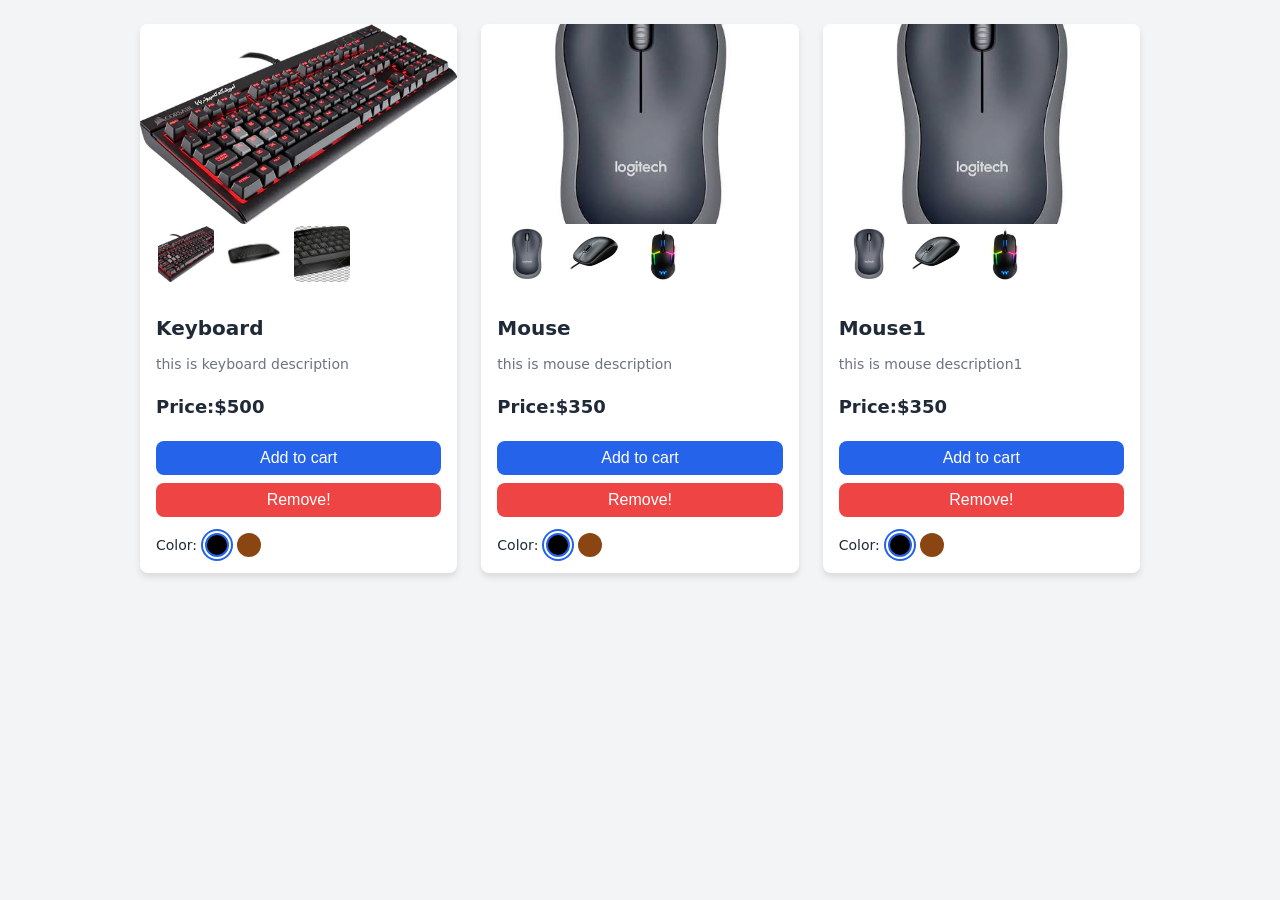
<file: project-01-product-card/index.html>
<!DOCTYPE html>
<html lang="en">
<head>
    <meta charset="UTF-8">
    <meta name="viewport" content="width=device-width, initial-scale=1.0">
    <title>Product Card</title>
    <link rel="stylesheet" href="style.css">
</head>
<body>
    <main class="products-container"></main>

    <template id="product-card-template">
        <section class="product-card">
            <figure class="product-card__figure">
                <img class="product-card__image" src="" alt="">
            </figure>

            <div class="product-card__thumbnails"></div>

            <div class="product-card__info">
                <h2 class="product-card__title"></h2>
                <p class="product-card__description"></p>
                <span class="product-card__price"></span>
                <button type="button" class="product-card__button">Add to cart</button>
                
            </div>

            <div class="product-card__option">
                <span class="options-label">Color:</span>
                <div class="color-options"></div>
            </div>
        </section>
    </template>

    <script src="script.js" defer></script>
</body>
</html>
</file>
<file: project-01-product-card/style.css>
/* ============================
   RESET
   ============================ */
*,
*::before,
*::after {
    margin: 0;
    padding: 0;
    box-sizing: border-box;
}

/* ============================
   ROOT
   ============================ */
:root {
    --color-primary: #2563eb;
    --color-text: #1f2937;
    --color-bg: #ffffff;
    --color-alert: #ef4444;
    --color-alert-hover: #dc2626;

    --spacing-sm: 0.5rem;
    --spacing-md: 1rem;
    --spacing-lg: 1.5rem;
    --border-radius: 8px;
}

body {
    font-family: system-ui, sans-serif;
    background: #f3f4f6;
    padding: var(--spacing-lg);
}

/* ============================
   PRODUCTS CONTAINER
   ============================ */
.products-container {
    display: grid;
    grid-template-columns: repeat(auto-fill, minmax(280px, 1fr));
    gap: var(--spacing-lg);
    max-width: 1000px;
    margin: 0 auto;
}

/* ============================
   PRODUCT CARD
   ============================ */
.product-card {
    background-color: var(--color-bg);
    border-radius: var(--border-radius);
    box-shadow: 0 4px 6px rgba(0, 0, 0, 0.1);
    overflow: hidden;
    display: flex;
    flex-direction: column;
}

.product-card__figure {
    margin: 0;
}

.product-card__image {
    width: 100%;
    height: 200px;
    object-fit: cover;
    display: block;
}

.product-card__info {
    padding: var(--spacing-md);
    display: flex;
    flex-direction: column;
    gap: var(--spacing-sm);
}

.product-card__title {
    font-size: 1.25rem;
    color: var(--color-text);
    margin-bottom: var(--spacing-sm);
}

.product-card__description {
    font-size: 0.875rem;
    color: #6b7280;
    margin-bottom: var(--spacing-md);
}

.product-card__price {
    display: block;
    font-size: 1.125rem;
    font-weight: bold;
    color: var(--color-text);
    margin-bottom: var(--spacing-md);
}

.product-card__button {
    width: 100%;
    padding: var(--spacing-sm) var(--spacing-md);
    background-color: var(--color-primary);
    color: var(--color-bg);
    border: none;
    border-radius: var(--border-radius);
    font-size: 1rem;
    cursor: pointer;
    transition: background-color 0.3s ease;
}
.product-card__remove{
     width: 100%;
    padding: var(--spacing-sm) var(--spacing-md);
    background-color: var(--color-alert);
    color: var(--color-bg);
    border: none;
    border-radius: var(--border-radius);
    font-size: 1rem;
    cursor: pointer;
    transition: background-color 0.3s ease;
    
}
.product-card__remove:hover {
    background-color: var(--color-alert-hover);
}

.product-card__remove:active {
    transform: scale(0.98); /* حس کلیک واقعی */
}
.product-card__button:hover {
    background-color: #1d4ed8;
}

.product-card__button--success {
    background-color: #10b981;
    cursor: not-allowed;
}
.product-card__button--success:hover{
    background-color: #10b981;
}

/* ============================
   THUMBNAILS
   ============================ */
.product-card__thumbnails {
    display: flex;
    gap: var(--spacing-sm);
    padding: 0 var(--spacing-md) var(--spacing-md);
}

.thumbnail {
    width: 60px;
    height: 60px;
    padding: 0;
    border: 2px solid transparent;
    border-radius: var(--border-radius);
    cursor: pointer;
    overflow: hidden;
    background: none;
    transition: border-color 0.2s ease;
}

.thumbnail img {
    width: 100%;
    height: 100%;
    object-fit: cover;
    display: block;
}

.thumbnail:hover {
    border-color: #93c5fd;
}

.thumbnail--active {
    border-color: var(--color-primary);
}

/* ============================
   COLOR OPTIONS
   ============================ */
.product-card__option {
    display: flex;
    align-items: center;
    gap: var(--spacing-sm);
    padding: 0 var(--spacing-md) var(--spacing-md);
}

.options-label {
    font-size: 0.875rem;
    color: var(--color-text);
}

.color-options {
    display: flex;
    gap: var(--spacing-sm);
}

.color-option {
    width: 24px;
    height: 24px;
    border-radius: 50%;
    border: 2px solid transparent;
    cursor: pointer;
    padding: 0;
    transition: transform 0.2s ease, box-shadow 0.2s ease;
}

.color-option:hover {
    transform: scale(1.1);
}

.color-option--active {
    border-color: var(--color-primary);
    box-shadow: 0 0 0 2px var(--color-bg), 0 0 0 4px var(--color-primary);
}
</file>
